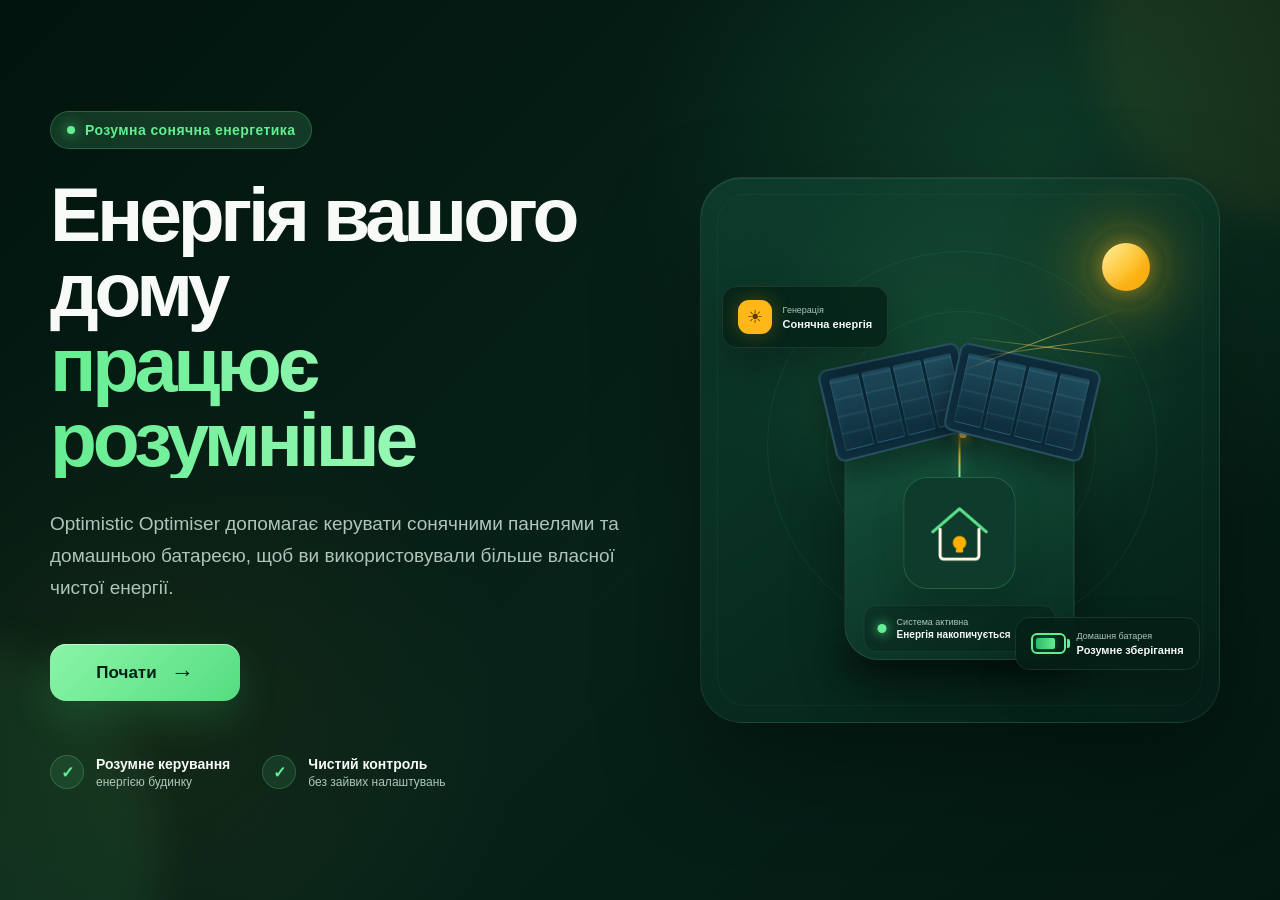
<file: index.html>
<!DOCTYPE html>
<html lang="uk">
<head>
    <meta charset="UTF-8">

    <meta
        name="viewport"
        content="width=device-width, initial-scale=1.0"
    >

    <title>Optimistic Optimiser</title>

    <link rel="stylesheet" href="style.css">
</head>

<body>

    <div class="page-glow page-glow-left"></div>
    <div class="page-glow page-glow-right"></div>

    <main class="hero">

        <section class="hero-content">

            <div class="label">
                <span class="label-dot"></span>
                Розумна сонячна енергетика
            </div>

            <h1>
                Енергія вашого дому
                <span>працює розумніше</span>
            </h1>

            <p class="description">
                Optimistic Optimiser допомагає керувати сонячними
                панелями та домашньою батареєю, щоб ви використовували
                більше власної чистої енергії.
            </p>

            <div class="actions">

                <button
                    class="primary-button"
                    type="button"
                    onclick="window.location.href='login.html'"
                >
                    Почати
                    <span aria-hidden="true">→</span>
                </button>

               
            </div>

            <div class="benefits">

                <div class="benefit">
                    <span class="benefit-icon">✓</span>

                    <div>
                        <strong>Розумне керування</strong>
                        <span>енергією будинку</span>
                    </div>
                </div>

                <div class="benefit">
                    <span class="benefit-icon">✓</span>

                    <div>
                        <strong>Чистий контроль</strong>
                        <span>без зайвих налаштувань</span>
                    </div>
                </div>

            </div>

        </section>
        <section
            class="energy-visual"
            id="energy-scene"
            aria-label="Сонячна енергія для розумного будинку"
        >

            <div class="visual-orbit orbit-one"></div>
            <div class="visual-orbit orbit-two"></div>

            <div class="sun" aria-hidden="true">
                <div class="sun-core"></div>
            </div>

            <div class="sun-ray ray-one"></div>
            <div class="sun-ray ray-two"></div>
            <div class="sun-ray ray-three"></div>

            <div class="smart-home">

                <div class="solar-roof">

                    <div class="solar-panel panel-left">
                        <span></span>
                        <span></span>
                        <span></span>
                        <span></span>
                    </div>

                    <div class="solar-panel panel-right">
                        <span></span>
                        <span></span>
                        <span></span>
                        <span></span>
                    </div>

                </div>

                <div class="home-body">

                    <div class="energy-line">
                        <span class="energy-particle particle-one"></span>
                        <span class="energy-particle particle-two"></span>
                    </div>

                    <div class="logo-card">
                        <img
                            src="images/logo.png"
                            alt="Логотип Optimistic Optimiser"
                            class="logo"
                        >
                    </div>

                    <div class="home-status">
                        <span class="status-indicator"></span>

                        <div>
                            <small>Система активна</small>
                            <strong>Енергія накопичується</strong>
                        </div>
                    </div>

                </div>

                <div class="home-shadow"></div>

            </div>

            <div class="energy-card generation-card">
                <span class="card-icon">☀</span>

                <div>
                    <small>Генерація</small>
                    <strong>Сонячна енергія</strong>
                </div>
            </div>

            <div class="energy-card battery-card">
                <span class="battery-icon">
                    <span></span>
                </span>

                <div>
                    <small>Домашня батарея</small>
                    <strong>Розумне зберігання</strong>
                </div>
            </div>

        </section>

    </main>

</body>
</html>
</file>
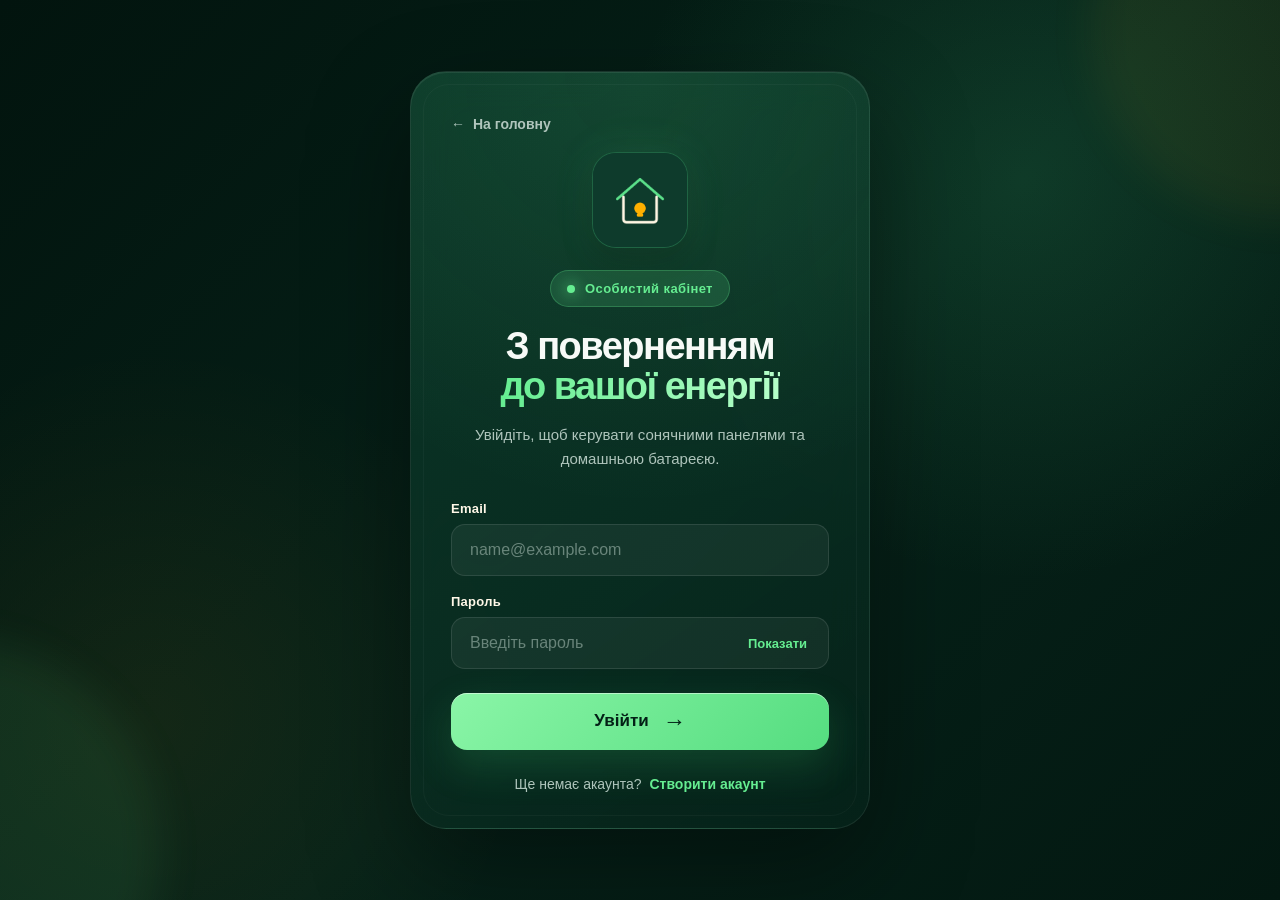
<file: login.html>
<!DOCTYPE html>
<html lang="uk">
<head>
    <meta charset="UTF-8">
    <meta name="viewport" content="width=device-width, initial-scale=1.0">

    <title>Вхід — Optimistic Optimiser</title>

    <link rel="stylesheet" href="style.css">
    <link rel="stylesheet" href="login.css">
</head>

<body>

    <div class="page-glow page-glow-left"></div>
    <div class="page-glow page-glow-right"></div>

    <main class="login-page">

        <section class="login-card">

            <a href="index.html" class="back-link">
                <span aria-hidden="true">←</span>
                На головну
            </a>

            <div class="login-logo-wrap">
                <img
                    src="images/logo.png"
                    alt="Логотип Optimistic Optimiser"
                    class="login-logo"
                >
            </div>

            <div class="label">
                <span class="label-dot"></span>
                Особистий кабінет
            </div>

            <h1>
                З поверненням
                <span>до вашої енергії</span>
            </h1>

            <p class="login-subtitle">
                Увійдіть, щоб керувати сонячними панелями
                та домашньою батареєю.
            </p>

            <form class="login-form" id="login-form">

                <div class="field">
                    <label for="email">Email</label>
                    <input
                        id="email"
                        type="email"
                        placeholder="name@example.com"
                        autocomplete="email"
                        required
                    >
                </div>

                <div class="field">
                    <label for="password">Пароль</label>

                    <div class="password-wrap">
                        <input
                            id="password"
                            type="password"
                            placeholder="Введіть пароль"
                            autocomplete="current-password"
                            required
                        >

                        <button
                            type="button"
                            class="toggle-password"
                            id="toggle-password"
                            aria-label="Показати пароль"
                        >
                            Показати
                        </button>
                    </div>
                </div>

                <button class="primary-button login-button" type="submit">
                    Увійти
                    <span aria-hidden="true">→</span>
                </button>

            </form>

            <p class="login-footer">
                Ще немає акаунта?
                <a href="register.html">Створити акаунт</a>
            </p>

        </section>

    </main>

    <script>
        const passwordInput = document.getElementById('password');
        const toggleButton = document.getElementById('toggle-password');

        toggleButton.addEventListener('click', () => {
            const isHidden = passwordInput.type === 'password';

            passwordInput.type = isHidden ? 'text' : 'password';
            toggleButton.textContent = isHidden ? 'Сховати' : 'Показати';
            toggleButton.setAttribute(
                'aria-label',
                isHidden ? 'Сховати пароль' : 'Показати пароль'
            );
        });

        document.getElementById('login-form').addEventListener('submit', (event) => {
            event.preventDefault();
            // TODO: тут буде запит на сервер для входу
        });
    </script>

</body>
</html>
</file>
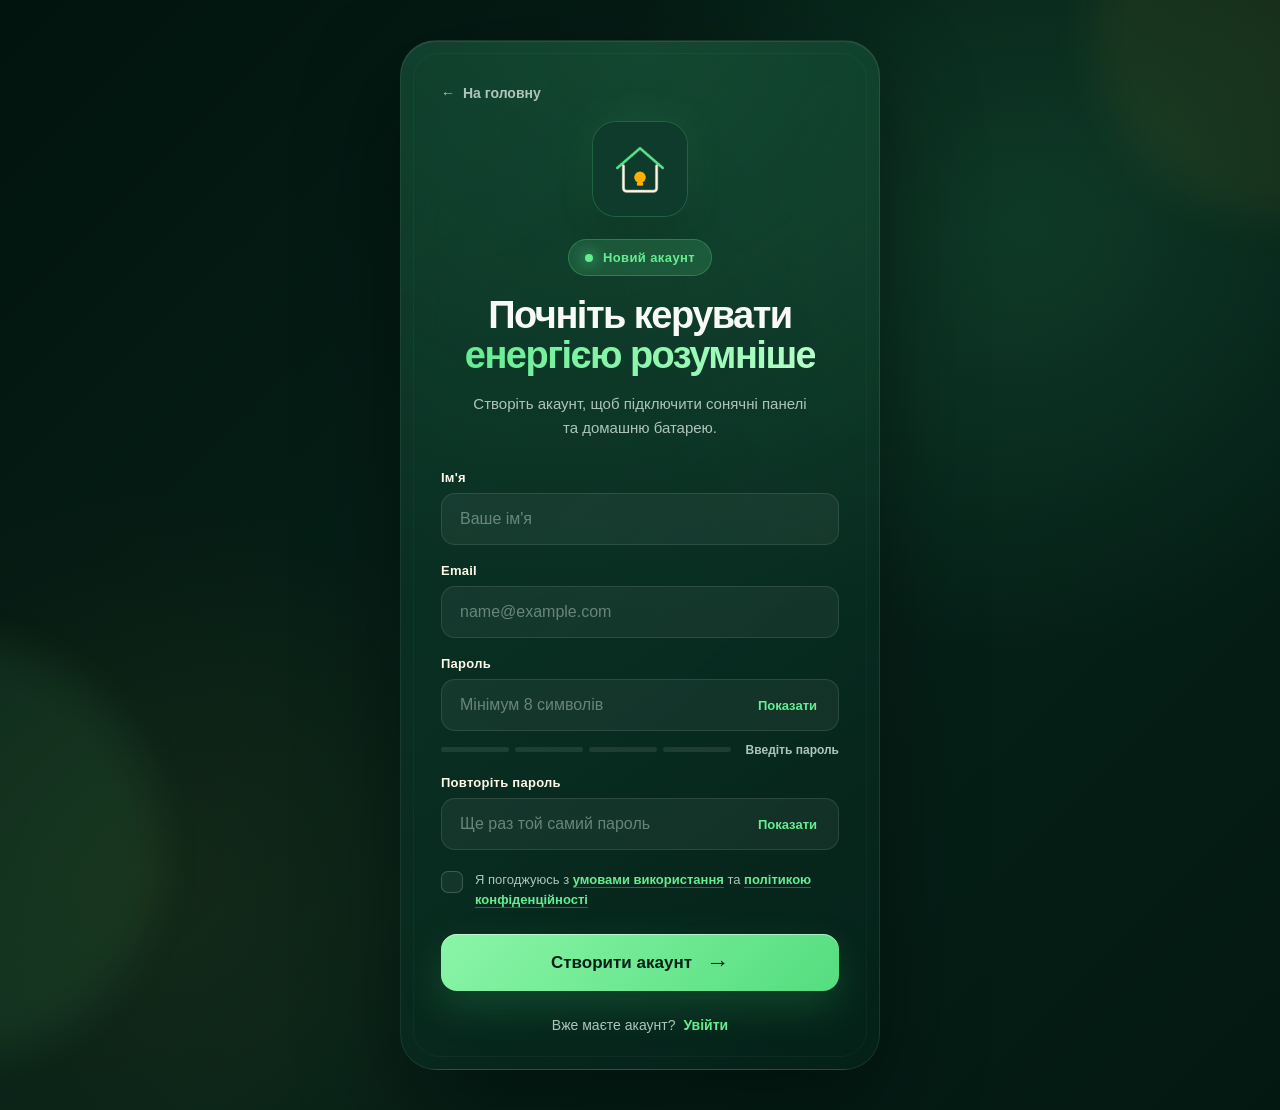
<file: register.html>
<!DOCTYPE html>
<html lang="uk">
<head>
    <meta charset="UTF-8">
    <meta name="viewport" content="width=device-width, initial-scale=1.0">

    <title>Реєстрація — Optimistic Optimiser</title>

    <link rel="stylesheet" href="style.css">
    <link rel="stylesheet" href="login.css">
    <link rel="stylesheet" href="register.css">
</head>

<body>

    <div class="page-glow page-glow-left"></div>
    <div class="page-glow page-glow-right"></div>

    <main class="login-page">

        <section class="login-card register-card">

            <a href="index.html" class="back-link">
                <span aria-hidden="true">←</span>
                На головну
            </a>

            <div class="login-logo-wrap">
                <img
                    src="images/logo.png"
                    alt="Логотип Optimistic Optimiser"
                    class="login-logo"
                >
            </div>

            <div class="label">
                <span class="label-dot"></span>
                Новий акаунт
            </div>

            <h1>
                Почніть керувати
                <span>енергією розумніше</span>
            </h1>

            <p class="login-subtitle">
                Створіть акаунт, щоб підключити сонячні панелі
                та домашню батарею.
            </p>

            <form class="login-form" id="register-form" novalidate>

                <div class="field">
                    <label for="name">Ім'я</label>
                    <input
                        id="name"
                        type="text"
                        placeholder="Ваше ім'я"
                        autocomplete="name"
                        required
                    >
                </div>

                <div class="field">
                    <label for="email">Email</label>
                    <input
                        id="email"
                        type="email"
                        placeholder="name@example.com"
                        autocomplete="email"
                        required
                    >
                </div>

                <div class="field">
                    <label for="password">Пароль</label>

                    <div class="password-wrap">
                        <input
                            id="password"
                            type="password"
                            placeholder="Мінімум 8 символів"
                            autocomplete="new-password"
                            minlength="8"
                            required
                        >

                        <button
                            type="button"
                            class="toggle-password"
                            data-target="password"
                            aria-label="Показати пароль"
                        >
                            Показати
                        </button>
                    </div>

                    <div class="strength" aria-live="polite">
                        <div class="strength-bars">
                            <span></span>
                            <span></span>
                            <span></span>
                            <span></span>
                        </div>
                        <small id="strength-text">Введіть пароль</small>
                    </div>
                </div>

                <div class="field">
                    <label for="password-repeat">Повторіть пароль</label>

                    <div class="password-wrap">
                        <input
                            id="password-repeat"
                            type="password"
                            placeholder="Ще раз той самий пароль"
                            autocomplete="new-password"
                            required
                        >

                        <button
                            type="button"
                            class="toggle-password"
                            data-target="password-repeat"
                            aria-label="Показати пароль"
                        >
                            Показати
                        </button>
                    </div>

                    <small class="field-error" id="repeat-error" hidden>
                        Паролі не збігаються
                    </small>
                </div>

                <label class="checkbox">
                    <input type="checkbox" id="terms" required>
                    <span class="checkbox-box" aria-hidden="true">✓</span>
                    <span class="checkbox-text">
                        Я погоджуюсь з <a href="#">умовами використання</a>
                        та <a href="#">політикою конфіденційності</a>
                    </span>
                </label>

                <button class="primary-button login-button" type="submit">
                    Створити акаунт
                    <span aria-hidden="true">→</span>
                </button>

            </form>

            <p class="login-footer">
                Вже маєте акаунт?
                <a href="login.html">Увійти</a>
            </p>

        </section>

    </main>

    <script>
        const passwordInput = document.getElementById('password');
        const repeatInput = document.getElementById('password-repeat');
        const repeatError = document.getElementById('repeat-error');
        const strengthText = document.getElementById('strength-text');
        const strengthBars = document.querySelector('.strength-bars');

        // Показати / сховати пароль
        document.querySelectorAll('.toggle-password').forEach((button) => {
            button.addEventListener('click', () => {
                const input = document.getElementById(button.dataset.target);
                const isHidden = input.type === 'password';

                input.type = isHidden ? 'text' : 'password';
                button.textContent = isHidden ? 'Сховати' : 'Показати';
                button.setAttribute(
                    'aria-label',
                    isHidden ? 'Сховати пароль' : 'Показати пароль'
                );
            });
        });

        // Надійність пароля
        const levels = [
            { text: 'Введіть пароль', level: 0 },
            { text: 'Слабкий', level: 1 },
            { text: 'Середній', level: 2 },
            { text: 'Добрий', level: 3 },
            { text: 'Надійний', level: 4 }
        ];

        function getScore(value) {
            if (!value) return 0;

            let score = 0;

            if (value.length >= 8) score++;
            if (/[a-zа-яіїєґ]/.test(value) && /[A-ZА-ЯІЇЄҐ]/.test(value)) score++;
            if (/\d/.test(value)) score++;
            if (/[^\p{L}\d]/u.test(value)) score++;

            return Math.max(score, 1);
        }

        passwordInput.addEventListener('input', () => {
            const score = getScore(passwordInput.value);

            strengthBars.dataset.level = levels[score].level;
            strengthText.textContent = levels[score].text;

            checkRepeat();
        });

        // Збіг паролів
        function checkRepeat() {
            const mismatch =
                repeatInput.value !== '' &&
                repeatInput.value !== passwordInput.value;

            repeatError.hidden = !mismatch;
            repeatInput.classList.toggle('is-invalid', mismatch);

            return !mismatch;
        }

        repeatInput.addEventListener('input', checkRepeat);

        // Відправка форми
        document.getElementById('register-form').addEventListener('submit', (event) => {
            event.preventDefault();

            if (!event.target.checkValidity() || !checkRepeat()) {
                event.target.reportValidity();
                return;
            }

            // TODO: тут буде запит на сервер для реєстрації
        });
    </script>

</body>
</html>
</file>
<file: style.css>
:root {
    --background: #031811;
    --background-light: #08271d;
    --surface: rgba(16, 64, 48, 0.72);
    --surface-solid: #104532;

    --green: #65ed91;
    --green-dark: #31b968;
    --green-soft: rgba(101, 237, 145, 0.16);

    --sun: #ffb817;
    --sun-light: #ffd66b;

    --white: #f7faf7;
    --cream: #fff8e8;
    --muted: #afc5bc;

    --panel-dark: #102f3e;
    --panel-light: #245a6e;
}

* {
    margin: 0;
    padding: 0;
    box-sizing: border-box;
}

html {
    scroll-behavior: smooth;
}

body {
    min-height: 100vh;
    overflow-x: hidden;

    font-family:
        Inter,
        "Segoe UI",
        Arial,
        sans-serif;

    color: var(--white);

    background:
        radial-gradient(
            circle at 80% 20%,
            rgba(56, 170, 108, 0.18),
            transparent 32%
        ),
        radial-gradient(
            circle at 12% 80%,
            rgba(255, 184, 23, 0.06),
            transparent 28%
        ),
        linear-gradient(
            135deg,
            #02140e 0%,
            #062219 55%,
            #031811 100%
        );
}


.page-glow {
    position: fixed;
    border-radius: 50%;
    pointer-events: none;
    filter: blur(20px);
}

.page-glow-left {
    width: 420px;
    height: 420px;
    left: -260px;
    bottom: -160px;

    background: rgba(101, 237, 145, 0.08);
}

.page-glow-right {
    width: 380px;
    height: 380px;
    right: -190px;
    top: -160px;

    background: rgba(255, 184, 23, 0.06);
}

.hero {
    position: relative;
    z-index: 1;

    width: min(1180px, calc(100% - 48px));
    min-height: 100vh;
    margin: 0 auto;

    display: grid;
    grid-template-columns: minmax(0, 1fr) minmax(420px, 0.95fr);
    align-items: center;
    gap: 70px;

    padding: 70px 0;
}


.hero-content {
    max-width: 650px;
}

.label {
    width: fit-content;

    display: flex;
    align-items: center;
    gap: 10px;

    margin-bottom: 28px;
    padding: 10px 16px;

    color: var(--green);
    background: var(--green-soft);
    border: 1px solid rgba(101, 237, 145, 0.25);
    border-radius: 999px;

    font-size: 14px;
    font-weight: 650;
    letter-spacing: 0.03em;
}

.label-dot {
    width: 8px;
    height: 8px;

    background: var(--green);
    border-radius: 50%;

    box-shadow: 0 0 14px var(--green);
}

h1 {
    max-width: 700px;

    font-size: clamp(48px, 6vw, 78px);
    line-height: 0.98;
    letter-spacing: -0.055em;
    font-weight: 750;
}

h1 span {
    display: block;

    color: var(--green);

    background: linear-gradient(
        90deg,
        #65ed91,
        #b5ffc9
    );

    background-clip: text;
    -webkit-background-clip: text;
    -webkit-text-fill-color: transparent;
}

.description {
    max-width: 610px;

    margin-top: 30px;

    color: var(--muted);

    font-size: 19px;
    line-height: 1.7;
}

.actions {
    display: flex;
    align-items: center;
    flex-wrap: wrap;
    gap: 28px;

    margin-top: 40px;
}

.primary-button {
    min-width: 190px;

    display: inline-flex;
    justify-content: center;
    align-items: center;
    gap: 14px;

    padding: 17px 30px;

    color: #032016;
    background: linear-gradient(
        135deg,
        #8af5a7,
        #55dd80
    );

    border: 0;
    border-radius: 16px;

    font-family: inherit;
    font-size: 17px;
    font-weight: 750;

    cursor: pointer;

    box-shadow:
        0 16px 40px rgba(55, 205, 111, 0.2),
        inset 0 1px 0 rgba(255, 255, 255, 0.5);

    transition:
        transform 180ms ease,
        box-shadow 180ms ease;
}

.primary-button span {
    font-size: 23px;
    line-height: 1;
    transition: transform 180ms ease;
}

.primary-button:hover {
    transform: translateY(-3px);

    box-shadow:
        0 20px 48px rgba(55, 205, 111, 0.32),
        inset 0 1px 0 rgba(255, 255, 255, 0.5);
}

.primary-button:hover span {
    transform: translateX(4px);
}

.primary-button:focus-visible,
.secondary-link:focus-visible {
    outline: 3px solid var(--sun-light);
    outline-offset: 4px;
}

.secondary-link {
    color: var(--white);

    font-size: 16px;
    font-weight: 650;
    text-decoration: none;

    border-bottom: 1px solid rgba(255, 255, 255, 0.35);

    transition:
        color 180ms ease,
        border-color 180ms ease;
}

.secondary-link:hover {
    color: var(--green);
    border-color: var(--green);
}

.benefits {
    display: flex;
    flex-wrap: wrap;
    gap: 32px;

    margin-top: 54px;
}

.benefit {
    display: flex;
    align-items: center;
    gap: 12px;
}

.benefit-icon {
    width: 34px;
    height: 34px;

    display: grid;
    place-items: center;

    flex-shrink: 0;

    color: var(--green);
    background: rgba(101, 237, 145, 0.1);
    border: 1px solid rgba(101, 237, 145, 0.22);
    border-radius: 50%;

    font-weight: 800;
}

.benefit div {
    display: flex;
    flex-direction: column;
    gap: 3px;
}

.benefit strong {
    font-size: 14px;
}

.benefit div span {
    color: var(--muted);
    font-size: 12px;
}

.energy-visual {
    position: relative;

    width: 100%;
    max-width: 520px;
    aspect-ratio: 1 / 1.05;

    justify-self: center;

    background:
        radial-gradient(
            circle at 52% 35%,
            rgba(101, 237, 145, 0.1),
            transparent 48%
        ),
        linear-gradient(
            145deg,
            rgba(17, 75, 55, 0.58),
            rgba(6, 35, 26, 0.68)
        );

    border: 1px solid rgba(255, 255, 255, 0.08);
    border-radius: 42px;

    box-shadow:
        0 40px 100px rgba(0, 0, 0, 0.34),
        inset 0 1px 0 rgba(255, 255, 255, 0.08);

    overflow: hidden;
}

.energy-visual::before {
    content: "";

    position: absolute;
    inset: 16px;

    border: 1px solid rgba(255, 255, 255, 0.035);
    border-radius: 30px;

    pointer-events: none;
}

.visual-orbit {
    position: absolute;

    border: 1px solid rgba(101, 237, 145, 0.08);
    border-radius: 50%;
}

.orbit-one {
    width: 390px;
    height: 390px;
    left: 66px;
    top: 73px;
}

.orbit-two {
    width: 270px;
    height: 270px;
    left: 125px;
    top: 133px;
}

.sun {
    position: absolute;
    z-index: 3;

    width: 82px;
    height: 82px;

    top: 48px;
    right: 52px;

    display: grid;
    place-items: center;

    border-radius: 50%;

    background: rgba(255, 184, 23, 0.08);

    box-shadow:
        0 0 64px rgba(255, 184, 23, 0.32),
        0 0 130px rgba(255, 184, 23, 0.12);

    animation: solarPulse 4s ease-in-out infinite;
}

.sun-core {
    width: 48px;
    height: 48px;

    border-radius: 50%;

    background: linear-gradient(
        135deg,
        #fff09b,
        #ffb817 68%
    );

    box-shadow:
        0 0 28px rgba(255, 184, 23, 0.7),
        inset -7px -8px 12px rgba(205, 121, 0, 0.14);
}

.sun-ray {
    position: absolute;
    z-index: 2;

    height: 1px;

    background: linear-gradient(
        90deg,
        transparent,
        rgba(255, 210, 91, 0.55),
        transparent
    );

    transform-origin: right center;
}

.ray-one {
    width: 180px;
    top: 130px;
    right: 95px;
    transform: rotate(-21deg);
}

.ray-two {
    width: 160px;
    top: 157px;
    right: 89px;
    transform: rotate(-8deg);
}

.ray-three {
    width: 175px;
    top: 180px;
    right: 80px;
    transform: rotate(7deg);
}

.smart-home {
    position: absolute;

    width: 285px;
    height: 320px;

    left: 50%;
    bottom: 62px;

    transform: translateX(-50%);
}

.solar-roof {
    position: absolute;
    z-index: 5;

    width: 280px;
    height: 112px;

    left: 50%;
    top: 0;

    transform: translateX(-50%);
}

.solar-panel {
    position: absolute;

    width: 145px;
    height: 92px;

    display: grid;
    grid-template-columns: repeat(4, 1fr);
    gap: 3px;

    padding: 8px;

    background: #0b2633;
    border: 2px solid rgba(138, 230, 255, 0.22);
    border-radius: 9px;

    box-shadow:
        0 15px 24px rgba(0, 0, 0, 0.34),
        inset 0 0 22px rgba(62, 151, 186, 0.14);
}

.solar-panel span {
    background:
        linear-gradient(
            180deg,
            rgba(88, 181, 213, 0.26),
            rgba(25, 70, 88, 0.22)
        ),
        repeating-linear-gradient(
            0deg,
            transparent 0,
            transparent 15px,
            rgba(144, 220, 241, 0.18) 16px,
            transparent 17px
        );

    border: 1px solid rgba(112, 195, 222, 0.13);
    border-radius: 2px;
}

.panel-left {
    left: 7px;
    top: 15px;

    transform:
        perspective(400px)
        rotateY(9deg)
        rotateZ(-13deg);
}

.panel-right {
    right: 7px;
    top: 15px;

    transform:
        perspective(400px)
        rotateY(-9deg)
        rotateZ(13deg);
}


.home-body {
    position: absolute;
    z-index: 4;

    width: 230px;
    height: 232px;

    left: 50%;
    bottom: 0;

    transform: translateX(-50%);

    display: flex;
    flex-direction: column;
    align-items: center;

    padding-top: 48px;

    background:
        linear-gradient(
            155deg,
            rgba(22, 83, 62, 0.96),
            rgba(8, 45, 33, 0.98)
        );

    border: 1px solid rgba(255, 255, 255, 0.09);
    border-radius: 22px 22px 34px 34px;

    box-shadow:
        0 28px 50px rgba(0, 0, 0, 0.36),
        inset 0 1px 0 rgba(255, 255, 255, 0.08);
}

.logo-card {
    width: 112px;
    height: 112px;

    display: grid;
    place-items: center;

    padding: 7px;

    background: var(--surface-solid);
    border: 1px solid rgba(101, 237, 145, 0.18);
    border-radius: 24px;

    box-shadow:
        0 15px 30px rgba(0, 0, 0, 0.22),
        0 0 30px rgba(101, 237, 145, 0.07);

    overflow: hidden;
}

.logo {
    width: 100%;
    height: 100%;
    object-fit: cover;

    border-radius: 18px;

    transform: scale(1.16);
}


.energy-line {
    position: absolute;

    width: 2px;
    height: 46px;

    left: 50%;
    top: 2px;

    transform: translateX(-50%);

    background: linear-gradient(
        180deg,
        rgba(255, 184, 23, 0.12),
        var(--sun),
        var(--green)
    );

    box-shadow: 0 0 14px rgba(101, 237, 145, 0.5);
}

.energy-particle {
    position: absolute;

    width: 7px;
    height: 7px;

    left: 50%;

    background: var(--sun-light);
    border-radius: 50%;

    box-shadow: 0 0 12px var(--sun);

    animation: energyFlow 2s linear infinite;
}

.particle-two {
    animation-delay: 1s;
}


.home-status {
    width: calc(100% - 36px);

    display: flex;
    align-items: center;
    gap: 10px;

    margin-top: 16px;
    padding: 11px 13px;

    background: rgba(0, 0, 0, 0.16);
    border: 1px solid rgba(255, 255, 255, 0.06);
    border-radius: 13px;
}

.status-indicator {
    width: 9px;
    height: 9px;

    flex-shrink: 0;

    background: var(--green);
    border-radius: 50%;

    box-shadow: 0 0 12px var(--green);

    animation: statusPulse 2s ease-in-out infinite;
}

.home-status div {
    display: flex;
    flex-direction: column;
    gap: 2px;
}

.home-status small {
    color: var(--muted);
    font-size: 9px;
}

.home-status strong {
    font-size: 10px;
    font-weight: 650;
}

.home-shadow {
    position: absolute;

    width: 250px;
    height: 34px;

    left: 50%;
    bottom: -17px;

    transform: translateX(-50%);

    background: rgba(0, 0, 0, 0.34);
    border-radius: 50%;
    filter: blur(12px);
}


.energy-card {
    position: absolute;
    z-index: 8;

    display: flex;
    align-items: center;
    gap: 11px;

    min-width: 154px;
    padding: 13px 15px;

    background: rgba(4, 31, 23, 0.78);
    border: 1px solid rgba(255, 255, 255, 0.09);
    border-radius: 15px;

    box-shadow: 0 18px 38px rgba(0, 0, 0, 0.24);

    backdrop-filter: blur(14px);
    -webkit-backdrop-filter: blur(14px);

    animation: cardFloat 5s ease-in-out infinite;
}

.energy-card div {
    display: flex;
    flex-direction: column;
    gap: 3px;
}

.energy-card small {
    color: var(--muted);
    font-size: 9px;
}

.energy-card strong {
    font-size: 11px;
}

.generation-card {
    left: 21px;
    top: 108px;
}

.card-icon {
    width: 34px;
    height: 34px;

    display: grid;
    place-items: center;
    flex-shrink: 0;

    color: #5b3900;
    background: var(--sun);
    border-radius: 11px;

    font-size: 18px;

    box-shadow: 0 0 20px rgba(255, 184, 23, 0.28);
}

.battery-card {
    right: 19px;
    bottom: 52px;

    animation-delay: 1.2s;
}

.battery-icon {
    position: relative;

    width: 35px;
    height: 21px;

    flex-shrink: 0;

    padding: 3px;

    border: 2px solid var(--green);
    border-radius: 6px;
}

.battery-icon::after {
    content: "";

    position: absolute;

    width: 3px;
    height: 9px;

    right: -6px;
    top: 4px;

    background: var(--green);
    border-radius: 0 2px 2px 0;
}

.battery-icon span {
    display: block;

    width: 76%;
    height: 100%;

    background: linear-gradient(
        90deg,
        var(--green-dark),
        var(--green)
    );

    border-radius: 2px;

    box-shadow: 0 0 9px rgba(101, 237, 145, 0.38);
}

@keyframes solarPulse {
    0%,
    100% {
        transform: scale(1);
        box-shadow:
            0 0 64px rgba(255, 184, 23, 0.32),
            0 0 130px rgba(255, 184, 23, 0.12);
    }

    50% {
        transform: scale(1.06);
        box-shadow:
            0 0 78px rgba(255, 184, 23, 0.42),
            0 0 150px rgba(255, 184, 23, 0.16);
    }
}

@keyframes energyFlow {
    0% {
        top: 0;
        opacity: 0;
    }

    20% {
        opacity: 1;
    }

    80% {
        opacity: 1;
    }

    100% {
        top: 40px;
        opacity: 0;
    }
}

@keyframes statusPulse {
    0%,
    100% {
        opacity: 0.65;
        transform: scale(0.9);
    }

    50% {
        opacity: 1;
        transform: scale(1.13);
    }
}

@keyframes cardFloat {
    0%,
    100% {
        transform: translateY(0);
    }

    50% {
        transform: translateY(-7px);
    }
}


@media (max-width: 980px) {
    .hero {
        grid-template-columns: 1fr;
        gap: 60px;

        padding: 80px 0;
    }

    .hero-content {
        max-width: 760px;
        text-align: center;
        margin: 0 auto;
    }

    .label,
    .actions,
    .benefits {
        justify-content: center;
        margin-left: auto;
        margin-right: auto;
    }

    .description {
        margin-left: auto;
        margin-right: auto;
    }

    .energy-visual {
        width: min(520px, 100%);
    }
}

@media (max-width: 600px) {
    .hero {
        width: min(100% - 28px, 1180px);
        padding: 55px 0;
    }

    h1 {
        font-size: clamp(42px, 13vw, 62px);
    }

    .description {
        font-size: 16px;
        line-height: 1.6;
    }

    .actions {
        flex-direction: column;
        gap: 20px;
    }

    .primary-button {
        width: 100%;
    }

    .benefits {
        flex-direction: column;
        align-items: flex-start;

        width: fit-content;
        gap: 18px;
    }

    .energy-visual {
        transform-origin: top center;
    }

    .generation-card {
        left: 10px;
        top: 94px;

        transform: scale(0.85);
        transform-origin: left center;
    }

    .battery-card {
        right: 8px;
        bottom: 38px;

        transform: scale(0.85);
        transform-origin: right center;
    }

    .smart-home {
        transform: translateX(-50%) scale(0.88);
        transform-origin: bottom center;
    }
}

@media (prefers-reduced-motion: reduce) {
    *,
    *::before,
    *::after {
        animation-duration: 0.01ms !important;
        animation-iteration-count: 1 !important;
        scroll-behavior: auto !important;
    }
}
</file>
<file: login.css>
/* Сторінка входу. Працює разом зі style.css (змінні, фон, .label, .primary-button) */

.login-page {
    position: relative;
    z-index: 1;

    min-height: 100vh;

    display: flex;
    justify-content: center;
    align-items: center;

    padding: 40px 20px;
}

.login-card {
    position: relative;

    width: min(460px, 100%);

    display: flex;
    flex-direction: column;
    align-items: center;

    padding: 44px 40px 36px;

    background:
        radial-gradient(
            circle at 50% 0%,
            rgba(101, 237, 145, 0.1),
            transparent 55%
        ),
        linear-gradient(
            145deg,
            rgba(17, 75, 55, 0.58),
            rgba(6, 35, 26, 0.78)
        );

    border: 1px solid rgba(255, 255, 255, 0.08);
    border-radius: 36px;

    box-shadow:
        0 40px 100px rgba(0, 0, 0, 0.38),
        inset 0 1px 0 rgba(255, 255, 255, 0.08);

    backdrop-filter: blur(20px);
    -webkit-backdrop-filter: blur(20px);

    animation: cardIn 600ms ease both;
}

.login-card::before {
    content: "";

    position: absolute;
    inset: 12px;

    border: 1px solid rgba(255, 255, 255, 0.035);
    border-radius: 26px;

    pointer-events: none;
}

/* Назад */

.back-link {
    align-self: flex-start;

    display: inline-flex;
    align-items: center;
    gap: 8px;

    margin-bottom: 20px;

    color: var(--muted);

    font-size: 14px;
    font-weight: 600;
    text-decoration: none;

    transition: color 180ms ease;
}

.back-link span {
    transition: transform 180ms ease;
}

.back-link:hover {
    color: var(--green);
}

.back-link:hover span {
    transform: translateX(-4px);
}

/* Логотип */

.login-logo-wrap {
    width: 96px;
    height: 96px;

    display: grid;
    place-items: center;

    margin-bottom: 22px;
    padding: 6px;

    background: var(--surface-solid);
    border: 1px solid rgba(101, 237, 145, 0.18);
    border-radius: 24px;

    box-shadow:
        0 15px 30px rgba(0, 0, 0, 0.22),
        0 0 40px rgba(101, 237, 145, 0.12);

    overflow: hidden;
}

.login-logo {
    width: 100%;
    height: 100%;
    object-fit: cover;

    border-radius: 18px;

    transform: scale(1.16);
}

/* Заголовок */

.login-card .label {
    margin-bottom: 20px;
    font-size: 13px;
}

.login-card h1 {
    font-size: clamp(30px, 7vw, 38px);
    line-height: 1.05;
    letter-spacing: -0.04em;
    text-align: center;
}

.login-subtitle {
    max-width: 340px;

    margin-top: 16px;

    color: var(--muted);

    font-size: 15px;
    line-height: 1.6;
    text-align: center;
}

/* Форма */

.login-form {
    width: 100%;

    display: flex;
    flex-direction: column;
    gap: 18px;

    margin-top: 30px;
}

.field {
    display: flex;
    flex-direction: column;
    gap: 8px;
}

.field label {
    color: var(--cream);

    font-size: 13px;
    font-weight: 650;
    letter-spacing: 0.02em;
}

.field input {
    width: 100%;

    padding: 16px 18px;

    color: var(--white);
    background: rgba(255, 255, 255, 0.05);
    border: 1px solid rgba(255, 255, 255, 0.1);
    border-radius: 14px;

    font-family: inherit;
    font-size: 16px;

    transition:
        border-color 180ms ease,
        box-shadow 180ms ease,
        background 180ms ease;
}

.field input::placeholder {
    color: rgba(175, 197, 188, 0.55);
}

.field input:hover {
    border-color: rgba(101, 237, 145, 0.25);
}

.field input:focus {
    outline: none;

    background: rgba(101, 237, 145, 0.06);
    border-color: var(--green);

    box-shadow: 0 0 0 4px rgba(101, 237, 145, 0.14);
}

/* Пароль */

.password-wrap {
    position: relative;
}

.password-wrap input {
    padding-right: 100px;
}

.toggle-password {
    position: absolute;
    top: 50%;
    right: 12px;

    transform: translateY(-50%);

    padding: 8px 10px;

    color: var(--green);
    background: transparent;
    border: 0;
    border-radius: 8px;

    font-family: inherit;
    font-size: 13px;
    font-weight: 650;

    cursor: pointer;

    transition: background 180ms ease;
}

.toggle-password:hover {
    background: var(--green-soft);
}

.toggle-password:focus-visible {
    outline: 3px solid var(--sun-light);
    outline-offset: 2px;
}

/* Кнопка (базові стилі беремо з .primary-button) */

.login-button {
    width: 100%;
    margin-top: 6px;
}

/* Футер */

.login-footer {
    margin-top: 26px;

    color: var(--muted);

    font-size: 14px;
    text-align: center;
}

.login-footer a {
    margin-left: 4px;

    color: var(--green);

    font-weight: 650;
    text-decoration: none;

    border-bottom: 1px solid transparent;

    transition: border-color 180ms ease;
}

.login-footer a:hover {
    border-color: var(--green);
}

.login-footer a:focus-visible,
.back-link:focus-visible {
    outline: 3px solid var(--sun-light);
    outline-offset: 4px;
    border-radius: 4px;
}

@keyframes cardIn {
    from {
        opacity: 0;
        transform: translateY(18px);
    }

    to {
        opacity: 1;
        transform: translateY(0);
    }
}

@media (max-width: 520px) {
    .login-page {
        padding: 24px 14px;
    }

    .login-card {
        padding: 34px 22px 28px;
        border-radius: 28px;
    }
}

@media (prefers-reduced-motion: reduce) {
    .login-card {
        animation: none;
    }
}
</file>
<file: register.css>
.register-card {
    width: min(480px, 100%);
}

/* Індикатор надійності пароля */

.strength {
    display: flex;
    align-items: center;
    gap: 12px;

    margin-top: 4px;
}

.strength-bars {
    flex: 1;

    display: grid;
    grid-template-columns: repeat(4, 1fr);
    gap: 6px;
}

.strength-bars span {
    height: 5px;

    background: rgba(255, 255, 255, 0.09);
    border-radius: 999px;

    transition:
        background 220ms ease,
        box-shadow 220ms ease;
}

.strength small {
    min-width: 96px;

    color: var(--muted);

    font-size: 12px;
    font-weight: 600;
    text-align: right;
}

.strength-bars[data-level="1"] span:nth-child(-n + 1) {
    background: #ff6b5e;
}

.strength-bars[data-level="2"] span:nth-child(-n + 2) {
    background: var(--sun);
}

.strength-bars[data-level="3"] span:nth-child(-n + 3) {
    background: var(--sun-light);
}

.strength-bars[data-level="4"] span:nth-child(-n + 4) {
    background: var(--green);
    box-shadow: 0 0 10px rgba(101, 237, 145, 0.45);
}

/* Помилка поля */

.field-error {
    color: #ff8a80;

    font-size: 12px;
    font-weight: 600;
}

.field input.is-invalid {
    border-color: #ff6b5e;
    box-shadow: 0 0 0 4px rgba(255, 107, 94, 0.14);
}

/* Чекбокс згоди */

.checkbox {
    position: relative;

    display: flex;
    align-items: flex-start;
    gap: 12px;

    margin-top: 2px;

    cursor: pointer;
}

.checkbox input {
    position: absolute;

    width: 1px;
    height: 1px;

    opacity: 0;
}

.checkbox-box {
    width: 22px;
    height: 22px;

    display: grid;
    place-items: center;
    flex-shrink: 0;

    margin-top: 1px;

    color: transparent;
    background: rgba(255, 255, 255, 0.05);
    border: 1px solid rgba(255, 255, 255, 0.18);
    border-radius: 7px;

    font-size: 13px;
    font-weight: 800;

    transition:
        background 180ms ease,
        border-color 180ms ease,
        color 180ms ease,
        box-shadow 180ms ease;
}

.checkbox:hover .checkbox-box {
    border-color: rgba(101, 237, 145, 0.5);
}

.checkbox input:checked + .checkbox-box {
    color: #032016;
    background: var(--green);
    border-color: var(--green);

    box-shadow: 0 0 14px rgba(101, 237, 145, 0.35);
}

.checkbox input:focus-visible + .checkbox-box {
    outline: 3px solid var(--sun-light);
    outline-offset: 3px;
}

.checkbox-text {
    color: var(--muted);

    font-size: 13px;
    line-height: 1.55;
}

.checkbox-text a {
    color: var(--green);

    font-weight: 600;
    text-decoration: none;

    border-bottom: 1px solid rgba(101, 237, 145, 0.35);

    transition: border-color 180ms ease;
}

.checkbox-text a:hover {
    border-color: var(--green);
}

@media (max-width: 520px) {
    .strength small {
        min-width: 80px;
    }
}
</file>
